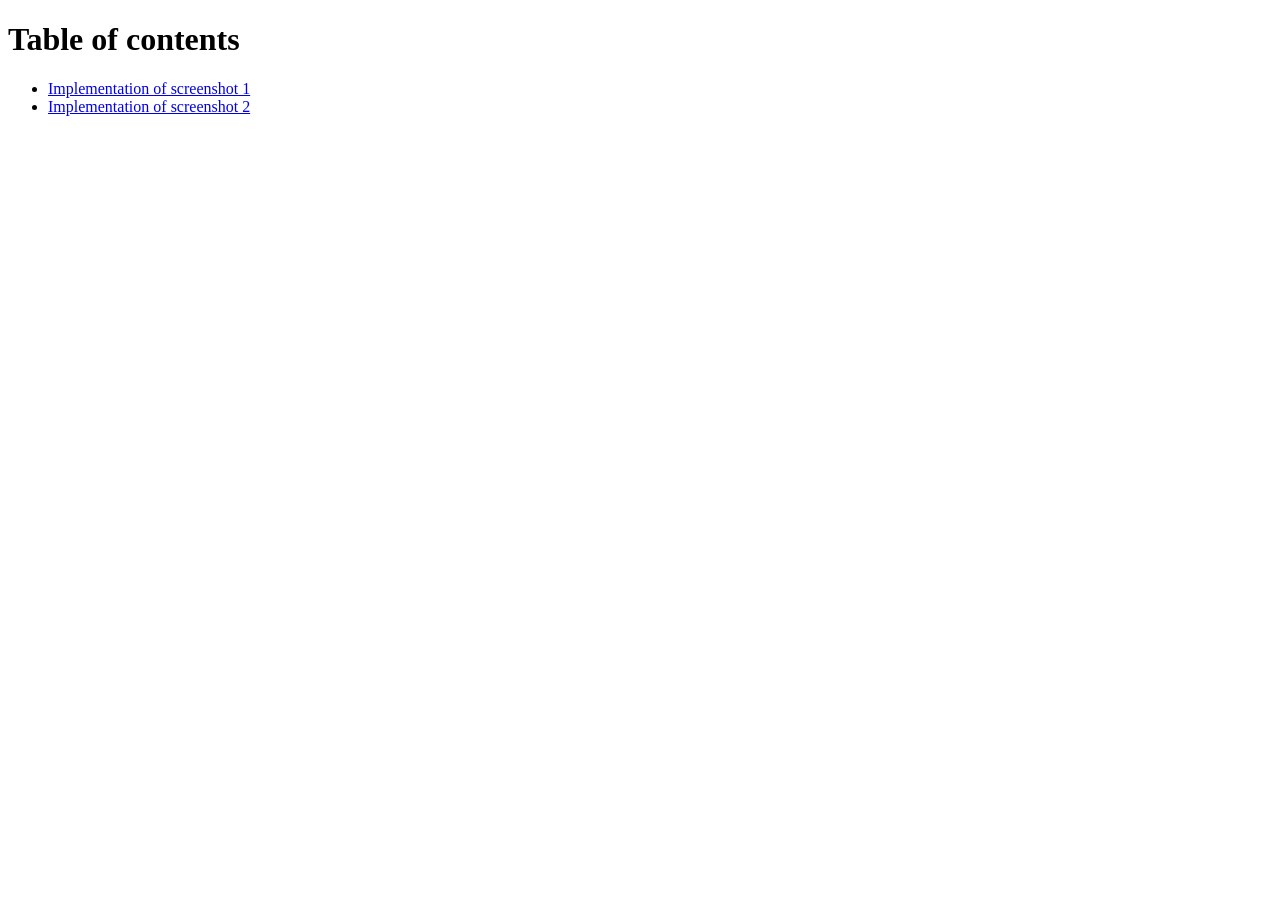
<file: index.html>
<!DOCTYPE html>
<html lang="en">
<head>
  <meta charset="UTF-8">
  <meta name="viewport" content="width=device-width, initial-scale=1.0">
  <title>Oblig 1</title>
</head>
<body>
  <h1>Table of contents</h1>
  <nav>
    <ul>
      <li><a href="./page-screenshot1.html">Implementation of screenshot 1</a></li>
      <li><a href="./page-screenshot2.html">Implementation of screenshot 2</a></li>
    </ul>
  </nav>
</body>
</html>
</file>
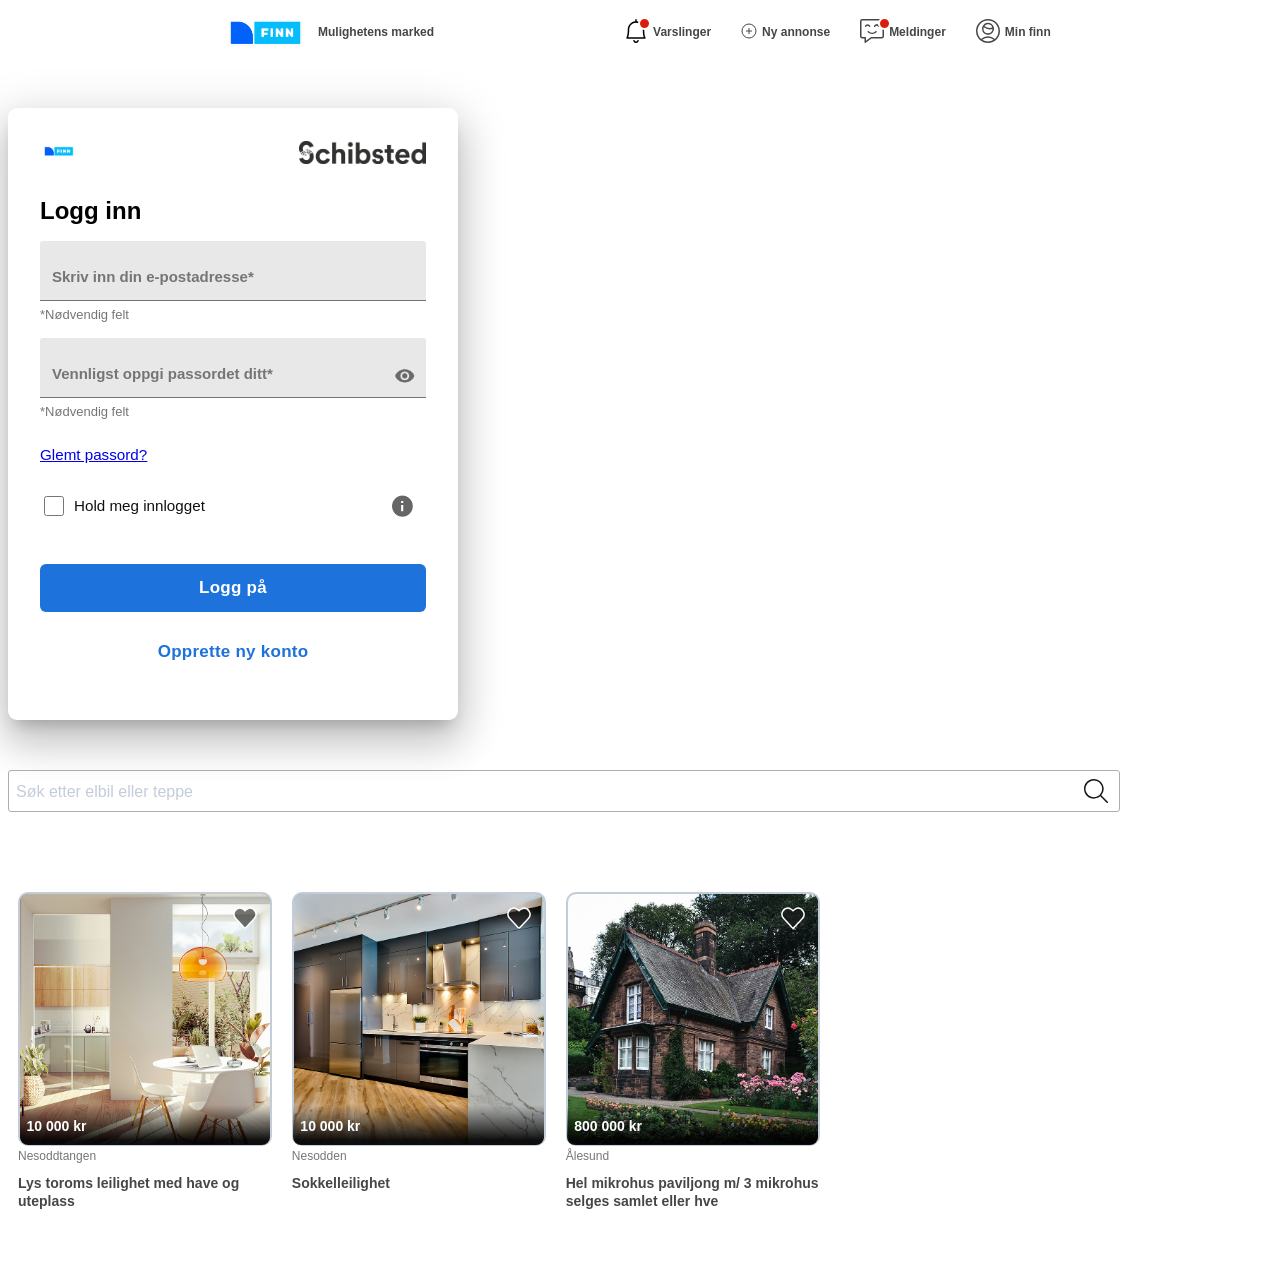
<file: demo.html>
<!DOCTYPE html>
<html lang="en">
  <head>
    <meta charset="UTF-8" />
    <meta name="viewport" content="width=device-width, initial-scale=1.0" />
    <link rel="stylesheet" href="assets/styles/common.css" />
    <title>Demo page</title>
  </head>
  <body class="body body--demo">
    <nav class="header__nav">
      <!--span for finn logo-->
      <a href="" class="header__nav-logo-link"
        ><span class="header__nav-logo">
          <img
            src="img/finnlogo.png"
            alt="finn.no logo"
            class="header__nav-logo-img"
          />
          Mulighetens marked
        </span></a
      >

      <!--list for header-menu options-->
      <ul class="header__nav-list">
        <li class="header__nav-item">
          <a href="" class="header__nav-item-link"
            ><span class="header__nav-item-icon">
              <!--svg and paths to create icon is gathered from https://www.fabric-ds.io/icons-->
              <svg
                xmlns="http://www.w3.org/2000/svg"
                class="header__nav-item-icon-svg"
              >
                <path
                  class="header__nav-item-icon-path"
                  d="M12 0a.75.75 0 01.75.75v1.534c4.24.391 7.5 4.06 7.5 8.335 0 3.532.37 5.546.716 6.651.172.55.335.867.437 1.032.05.081.086.125.1.14l.003.004A.75.75 0 0121 19.75H3a.75.75 0 01-.6-1.2v-.001l.028-.042c.028-.045.075-.125.135-.245.12-.241.29-.643.467-1.249.352-1.21.72-3.234.72-6.394 0-4.247 3.287-7.938 7.5-8.334V.75A.75.75 0 0112 0zm0 3.75c-3.703 0-6.75 3.166-6.75 6.869 0 3.275-.382 5.442-.78 6.813-.09.313-.183.584-.27.818h15.52a8.375 8.375 0 01-.186-.533c-.405-1.296-.784-3.472-.784-7.098 0-3.731-3.014-6.869-6.75-6.869zM9.789 21.03a.75.75 0 01.93.509c.165.559.7.96 1.284.96.582 0 1.118-.401 1.282-.96a.75.75 0 111.44.422A2.856 2.856 0 0112.002 24c-1.248 0-2.37-.84-2.722-2.038a.75.75 0 01.509-.93z"
                ></path>
              </svg>
              <span class="header__nav-item-notification"></span>
            </span>
            <span class="header__nav-item-text">Varslinger</span></a
          >
        </li>
        <li class="header__nav-item">
          <a href="" class="header__nav-item-link"
            ><span class="header__nav-item-icon">
              <!--svg and paths to create icon is gathered from https://www.fabric-ds.io/icons-->
              <svg
                xmlns="http://www.w3.org/2000/svg"
                class="header__nav-item-icon-svg header__nav-item-icon-svg--smaller"
                viewBox="0 0 16 16"
              >
                <path
                  class="header__nav-item-icon-path header__nav-item-icon-path--stroke"
                  d="M8 5v6M5 8h6M8 15A7 7 0 108 1a7 7 0 000 14z"
                ></path></svg
            ></span>
            <span class="header__nav-item-text">Ny annonse</span></a
          >
        </li>
        <li class="header__nav-item">
          <a href="" class="header__nav-item-link">
            <span class="header__nav-item-icon">
              <span
                class="header__nav-item-notification header__nav-item-notification--message"
              ></span>
              <!--svg and paths to create icon is gathered from https://www.fabric-ds.io/icons-->
              <svg
                class="header__nav-item-icon-svg"
                xmlns="http://www.w3.org/2000/svg"
              >
                <path
                  class="header__nav-item-icon-path header__nav-item-icon-path--message"
                  d="M1.72 1.72a.75.75 0 01.53-.22h19.5a.75.75 0 01.75.75v15a.75.75 0 01-.75.75h-10.5a.75.75 0 00-.45.15L6 21.75v-3a.75.75 0 00-.75-.75h-3a.75.75 0 01-.75-.75v-15a.75.75 0 01.22-.53zM2.25 0A2.25 2.25 0 000 2.25v15a2.25 2.25 0 002.25 2.25H4.5v3.75a.75.75 0 001.2.6l5.8-4.35h10.25A2.25 2.25 0 0024 17.25v-15A2.25 2.25 0 0021.75 0H2.25zm5.377 5.25a2.985 2.985 0 00-2.68 1.67.75.75 0 101.347.66 1.485 1.485 0 012.666 0 .75.75 0 101.346-.66 2.985 2.985 0 00-2.679-1.67zm7.416.452A2.985 2.985 0 0119.3 6.919a.75.75 0 01-1.346.662 1.485 1.485 0 00-2.666 0 .75.75 0 01-1.346-.662c.246-.5.627-.922 1.101-1.217zm-6.286 6.494a.75.75 0 10-1.01 1.108 6.497 6.497 0 008.754 0 .75.75 0 10-1.01-1.108 4.997 4.997 0 01-6.734 0z"
                ></path>
                <defs>
                  <clipPath>
                    <path
                      d="M0 0h24v24H0z"
                      class="header__nav-item-icon-path"
                    ></path>
                  </clipPath>
                </defs></svg
            ></span>
            <span class="header__nav-item-text">Meldinger</span></a
          >
        </li>
        <li class="header__nav-item">
          <a href="" class="header__nav-item-link"
            ><span class="header__nav-item-icon">
              <!--svg and paths to create icon is gathered from https://www.fabric-ds.io/icons-->
              <svg
                class="header__nav-item-icon-svg"
                xmlns="http://www.w3.org/2000/svg"
                viewBox="0 0 24 24"
              >
                <path
                  class="header__nav-item-icon-path header__nav-item-icon-path--circle-user"
                  d="M1.5 12C1.5 6.201 6.201 1.5 12 1.5S22.5 6.201 22.5 12c0 3.136-1.375 5.952-3.555 7.876a10.497 10.497 0 00-13.89 0A10.474 10.474 0 011.5 12zm3.133 9.473A11.948 11.948 0 0012 24c6.627 0 12-5.373 12-12S18.627 0 12 0 0 5.373 0 12a11.98 11.98 0 004.62 9.463l.013.01zm1.644-.668a8.998 8.998 0 0111.446 0A10.451 10.451 0 0112 22.5a10.45 10.45 0 01-5.723-1.695zM7.5 9.75c0-.494.08-.97.226-1.414A9.461 9.461 0 0013.75 10.5L7.726 8.336 13.75 10.5c.929 0 1.851-.136 2.737-.403A4.5 4.5 0 017.5 9.75zM13.75 9c.884 0 1.76-.146 2.593-.432A4.502 4.502 0 008.45 6.982 7.961 7.961 0 0013.75 9zM6 9.75a5.972 5.972 0 01.843-3.068A6 6 0 116 9.75z"
                ></path></svg
            ></span>
            <span class="header__nav-item-text">Min finn</span></a
          >
        </li>
      </ul>
    </nav>

    <div>
      <div class="login__card">
        <div class="login__header">
          <a href="https://www.finn.no/"
            ><img
              src="img/finnlogo.png"
              class="login__header-finnlogo"
              alt="finn-logo"
          /></a>
          <img
            src="img/Schibsted.png"
            class="login__header-schibstedlogo"
            alt="schibsted-logo"
          />
        </div>

        <form class="login__form">
          <h1 class="login__title">Logg inn</h1>

          <input
            type="text"
            id="username"
            placeholder="Skriv inn din e-postadresse*"
            class="login__form-input"
            required
          />
          <p class="login__form-paragraph">*Nødvendig felt</p>

          <input
            type="password"
            id="password"
            placeholder="Vennligst oppgi passordet ditt*"
            class="login__form-input login__form-input--password"
            required
          />
          <span class="login__password-eye"></span>
          <p class="login__form-paragraph">*Nødvendig felt</p>

          <div class="login__forgotten">
            <a
              href="https://payment.schibsted.no/authn/?client_sdrn=sdrn%3Aspid.no%3Aclient%3A5087dc1b421c7a0b79000000&nonce=3afa0685-bbb3-4c7e-bcd2-1db8f53f1c81&state=[base64]&client_id=5087dc1b421c7a0b79000000&one_step_login=true&teaser=login-v1&acr_values=password"
            >
              Glemt passord?
            </a>
          </div>

          <div class="login__remember">
            <div class="login__remember-block">
              <input type="checkbox" class="login__remember-checkbox" />
              <p class="login__remember-text">Hold meg innlogget</p>
            </div>
            <img
              class="login__remember-info"
              src="img/info.png"
              alt="info-icon"
            />
          </div>

          <button type="submit" class="login__button login__button--existing">
            Logg på
          </button>

          <button type="submit" class="login__button login__button--new">
            Opprette ny konto
          </button>
        </form>
      </div>
    </div>

    <div class="search__input-container">
      <label class="search__label" for="search_products_inpTxt">Søk</label>
      <!--For id's in input, i am using my own naming system "CSET": context, speficic, element type-->
      <input
        type="text"
        class="search__input"
        id="search_products_inpTxt"
        placeholder="Søk etter elbil eller teppe"
      />
      <button class="search__button">
        <!--Added due to accesability since button needs text-->
        <span class="search__button-text">Søk</span>
        <!--svg and paths to create icon is gathered from https://www.fabric-ds.io/icons-->
        <svg xmlns="http://www.w3.org/2000/svg" class="search__button-icon">
          <g
            clip-path="url(#bLDU9clip0_963_193)"
            class="search__button-icon-clip"
          >
            <path
              class="search__button-icon-svg"
              d="M2.162 13.064A8.313 8.313 0 1117.464 6.56a8.313 8.313 0 01-15.302 6.503zm14.041 4.199a9.81 9.81 0 01-2.552 1.58c-4.988 2.12-10.75-.205-12.87-5.193C-1.337 8.663.988 2.9 5.976.78c4.988-2.119 10.75.206 12.87 5.194a9.813 9.813 0 01-1.581 10.228l6.517 6.518a.75.75 0 01-1.061 1.06l-6.517-6.517z"
            ></path>
          </g>
        </svg>
      </button>
    </div>
    <div class="card__wrapper card__wrapper--demo">
      <article class="card">
        <button class="card__favorite-button">
          <!--svg and paths to create icon is gathered from https://www.fabric-ds.io/icons-->
          <svg
            class="card__heart-svg"
            xmlns="http://www.w3.org/2000/svg"
            viewBox="0 0 24 24"
          >
            <path
              class="card__heart-path"
              d="M11.97 22c.606 0 .948-.53 1.925-1.565 1.22-1.295 2.397-2.501 3.251-3.408 2.523-2.676 3.515-3.691 4.219-4.484 1.87-2.105 2.113-5.03.845-7.252C20.61 2.491 18.225 2 16.942 2s-2.2.492-3.82 1.757L12 4.808l-1.093-1.051C9.15 2.255 7.876 2 7.06 2c-.68 0-3.525 0-5.358 3.291-1.338 2.402-.639 5.36 1.065 7.252.305.34 1.563 1.657 3.745 4.029.878.955 2.122 2.269 3.037 3.266.518.565 1.815 2.162 2.421 2.162z"
            ></path>
          </svg>
        </button>
        <a href="" class="card__a-href">
          <div class="card__img-text">
            <img
              src="img/livingroom-image.jpg"
              alt="house image"
              class="card__img"
            />
            <div class="card__price-container">
              <span class="card__price">10 000 kr</span>
            </div>
          </div>
          <div class="card__location-wrapper">
            <span class="card__location-text">Nesoddtangen</span>
          </div>
          <h2 class="card__title">Lys toroms leilighet med have og uteplass</h2>
        </a>
      </article>
      <article class="card">
        <button class="card__favorite-button">
          <!--svg and paths to create icon is gathered from https://www.fabric-ds.io/icons-->
          <svg
            class="card__heart-svg"
            xmlns="http://www.w3.org/2000/svg"
            viewBox="0 0 24 24"
          >
            <path
              class="card__heart-path"
              d="M11.97 22c.606 0 .948-.53 1.925-1.565 1.22-1.295 2.397-2.501 3.251-3.408 2.523-2.676 3.515-3.691 4.219-4.484 1.87-2.105 2.113-5.03.845-7.252C20.61 2.491 18.225 2 16.942 2s-2.2.492-3.82 1.757L12 4.808l-1.093-1.051C9.15 2.255 7.876 2 7.06 2c-.68 0-3.525 0-5.358 3.291-1.338 2.402-.639 5.36 1.065 7.252.305.34 1.563 1.657 3.745 4.029.878.955 2.122 2.269 3.037 3.266.518.565 1.815 2.162 2.421 2.162z"
            ></path>
          </svg>
        </button>
        <a href="" class="card__a-href">
          <div class="card__img-text">
            <img
              src="img/kitchen-image.jpg"
              alt="kitchen image"
              class="card__img"
            />
            <div class="card__price-container">
              <span class="card__price">10 000 kr</span>
            </div>
          </div>
          <div class="card__location-wrapper">
            <span class="card__location-text">Nesodden</span>
          </div>
          <h2 class="card__title">Sokkelleilighet</h2>
        </a>
      </article>
      <article class="card">
        <button class="card__favorite-button">
          <!--svg and paths to create icon is gathered from https://www.fabric-ds.io/icons-->
          <svg
            class="card__heart-svg"
            xmlns="http://www.w3.org/2000/svg"
            viewBox="0 0 24 24"
          >
            <path
              class="card__heart-path"
              d="M11.97 22c.606 0 .948-.53 1.925-1.565 1.22-1.295 2.397-2.501 3.251-3.408 2.523-2.676 3.515-3.691 4.219-4.484 1.87-2.105 2.113-5.03.845-7.252C20.61 2.491 18.225 2 16.942 2s-2.2.492-3.82 1.757L12 4.808l-1.093-1.051C9.15 2.255 7.876 2 7.06 2c-.68 0-3.525 0-5.358 3.291-1.338 2.402-.639 5.36 1.065 7.252.305.34 1.563 1.657 3.745 4.029.878.955 2.122 2.269 3.037 3.266.518.565 1.815 2.162 2.421 2.162z"
            ></path>
          </svg>
        </button>
        <a href="" class="card__a-href">
          <div class="card__img-text">
            <img
              src="img/house-image.jpg"
              alt="livingroom image"
              class="card__img"
            />
            <div class="card__price-container">
              <span class="card__price">800 000 kr</span>
            </div>
          </div>
          <div class="card__location-wrapper">
            <span class="card__location-text">Ålesund</span>
          </div>
          <h2 class="card__title">
            Hel mikrohus paviljong m/ 3 mikrohus selges samlet eller hve
          </h2>
        </a>
      </article>
    </div>

    <!-- EDIT THIS PAGE TO SHOW HOW YOU USE ALL THE ELEMENTS IMPLEMENTED IN YOUR DESIGN SYSTEM  -->
  </body>
</html>
</file>
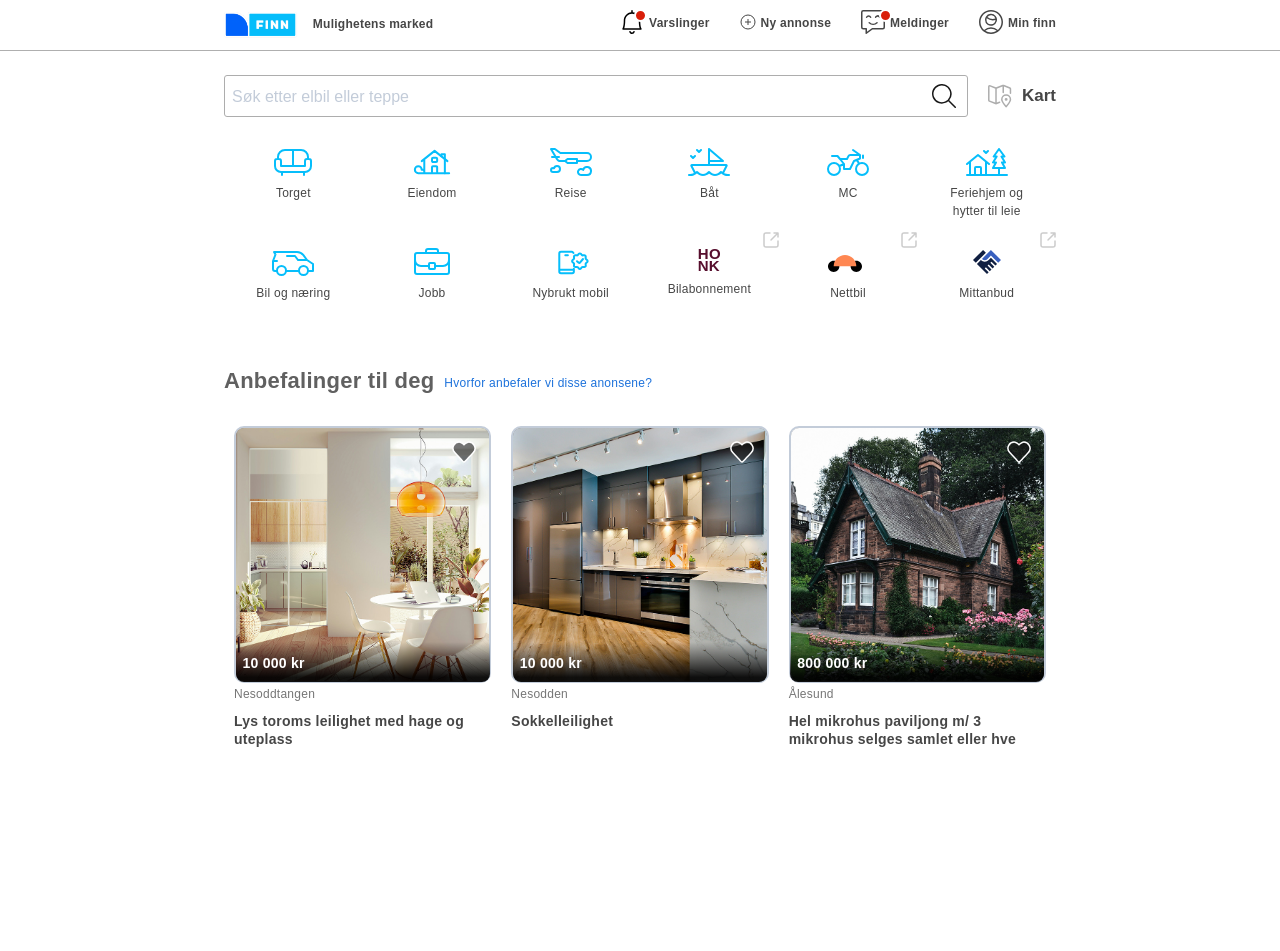
<file: page-screenshot1.html>
<!DOCTYPE html>
<html lang="en">
  <head>
    <meta charset="UTF-8" />
    <meta name="viewport" content="width=device-width, initial-scale=1.0" />
    <title>Screenshot 1 page</title>
    <link rel="stylesheet" href="assets/styles/style.css" />
    <link rel="stylesheet" href="assets/styles/common.css" />
  </head>
  <body class="body body--white">
    <!--header container-->
    <header class="header">
      <!--navigation parent-->
      <nav class="header__nav">
        <!--span for finn logo-->
        <a href="" class="header__nav-logo-link"
          ><span class="header__nav-logo">
            <img
              src="img/finnlogo.png"
              alt="finn.no logo"
              class="header__nav-logo-img"
            />
            Mulighetens marked
          </span></a
        >

        <!--list for header-menu options-->
        <ul class="header__nav-list">
          <li class="header__nav-item">
            <a href="" class="header__nav-item-link"
              ><span class="header__nav-item-icon">
                <!--svg and paths to create icon is gathered from https://www.fabric-ds.io/icons-->
                <svg
                  xmlns="http://www.w3.org/2000/svg"
                  class="header__nav-item-icon-svg"
                >
                  <path
                    class="header__nav-item-icon-path"
                    d="M12 0a.75.75 0 01.75.75v1.534c4.24.391 7.5 4.06 7.5 8.335 0 3.532.37 5.546.716 6.651.172.55.335.867.437 1.032.05.081.086.125.1.14l.003.004A.75.75 0 0121 19.75H3a.75.75 0 01-.6-1.2v-.001l.028-.042c.028-.045.075-.125.135-.245.12-.241.29-.643.467-1.249.352-1.21.72-3.234.72-6.394 0-4.247 3.287-7.938 7.5-8.334V.75A.75.75 0 0112 0zm0 3.75c-3.703 0-6.75 3.166-6.75 6.869 0 3.275-.382 5.442-.78 6.813-.09.313-.183.584-.27.818h15.52a8.375 8.375 0 01-.186-.533c-.405-1.296-.784-3.472-.784-7.098 0-3.731-3.014-6.869-6.75-6.869zM9.789 21.03a.75.75 0 01.93.509c.165.559.7.96 1.284.96.582 0 1.118-.401 1.282-.96a.75.75 0 111.44.422A2.856 2.856 0 0112.002 24c-1.248 0-2.37-.84-2.722-2.038a.75.75 0 01.509-.93z"
                  ></path>
                </svg>
                <span class="header__nav-item-notification"></span>
              </span>
              <span class="header__nav-item-text">Varslinger</span></a
            >
          </li>
          <li class="header__nav-item">
            <a href="" class="header__nav-item-link"
              ><span class="header__nav-item-icon">
                <!--svg and paths to create icon is gathered from https://www.fabric-ds.io/icons-->
                <svg
                  xmlns="http://www.w3.org/2000/svg"
                  class="header__nav-item-icon-svg header__nav-item-icon-svg--smaller"
                  viewBox="0 0 16 16"
                >
                  <path
                    class="header__nav-item-icon-path header__nav-item-icon-path--stroke"
                    d="M8 5v6M5 8h6M8 15A7 7 0 108 1a7 7 0 000 14z"
                  ></path></svg
              ></span>
              <span class="header__nav-item-text">Ny annonse</span></a
            >
          </li>
          <li class="header__nav-item">
            <a href="" class="header__nav-item-link">
              <span class="header__nav-item-icon">
                <span
                  class="header__nav-item-notification header__nav-item-notification--message"
                ></span>
                <!--svg and paths to create icon is gathered from https://www.fabric-ds.io/icons-->
                <svg
                  class="header__nav-item-icon-svg"
                  xmlns="http://www.w3.org/2000/svg"
                >
                  <path
                    class="header__nav-item-icon-path header__nav-item-icon-path--message"
                    d="M1.72 1.72a.75.75 0 01.53-.22h19.5a.75.75 0 01.75.75v15a.75.75 0 01-.75.75h-10.5a.75.75 0 00-.45.15L6 21.75v-3a.75.75 0 00-.75-.75h-3a.75.75 0 01-.75-.75v-15a.75.75 0 01.22-.53zM2.25 0A2.25 2.25 0 000 2.25v15a2.25 2.25 0 002.25 2.25H4.5v3.75a.75.75 0 001.2.6l5.8-4.35h10.25A2.25 2.25 0 0024 17.25v-15A2.25 2.25 0 0021.75 0H2.25zm5.377 5.25a2.985 2.985 0 00-2.68 1.67.75.75 0 101.347.66 1.485 1.485 0 012.666 0 .75.75 0 101.346-.66 2.985 2.985 0 00-2.679-1.67zm7.416.452A2.985 2.985 0 0119.3 6.919a.75.75 0 01-1.346.662 1.485 1.485 0 00-2.666 0 .75.75 0 01-1.346-.662c.246-.5.627-.922 1.101-1.217zm-6.286 6.494a.75.75 0 10-1.01 1.108 6.497 6.497 0 008.754 0 .75.75 0 10-1.01-1.108 4.997 4.997 0 01-6.734 0z"
                  ></path>
                  <defs>
                    <clipPath>
                      <path
                        d="M0 0h24v24H0z"
                        class="header__nav-item-icon-path"
                      ></path>
                    </clipPath>
                  </defs></svg
              ></span>
              <span class="header__nav-item-text">Meldinger</span></a
            >
          </li>
          <li class="header__nav-item">
            <a href="" class="header__nav-item-link"
              ><span class="header__nav-item-icon">
                <!--svg and paths to create icon is gathered from https://www.fabric-ds.io/icons-->
                <svg
                  class="header__nav-item-icon-svg"
                  xmlns="http://www.w3.org/2000/svg"
                  viewBox="0 0 24 24"
                >
                  <path
                    class="header__nav-item-icon-path header__nav-item-icon-path--circle-user"
                    d="M1.5 12C1.5 6.201 6.201 1.5 12 1.5S22.5 6.201 22.5 12c0 3.136-1.375 5.952-3.555 7.876a10.497 10.497 0 00-13.89 0A10.474 10.474 0 011.5 12zm3.133 9.473A11.948 11.948 0 0012 24c6.627 0 12-5.373 12-12S18.627 0 12 0 0 5.373 0 12a11.98 11.98 0 004.62 9.463l.013.01zm1.644-.668a8.998 8.998 0 0111.446 0A10.451 10.451 0 0112 22.5a10.45 10.45 0 01-5.723-1.695zM7.5 9.75c0-.494.08-.97.226-1.414A9.461 9.461 0 0013.75 10.5L7.726 8.336 13.75 10.5c.929 0 1.851-.136 2.737-.403A4.5 4.5 0 017.5 9.75zM13.75 9c.884 0 1.76-.146 2.593-.432A4.502 4.502 0 008.45 6.982 7.961 7.961 0 0013.75 9zM6 9.75a5.972 5.972 0 01.843-3.068A6 6 0 116 9.75z"
                  ></path></svg
              ></span>
              <span class="header__nav-item-text">Min finn</span></a
            >
          </li>
        </ul>
      </nav>
    </header>
    <main class="main main--start">
      <div class="search__wrapper">
        <div class="search__input-container">
          <label class="search__label" for="search_products_inpTxt">Søk</label>
          <!--For id's in input, i am using my own naming system "CSET": context, speficic, element type-->
          <input
            type="text"
            class="search__input"
            id="search_products_inpTxt"
            placeholder="Søk etter elbil eller teppe"
          />
          <button class="search__button">
            <!--Added due to accesability since button needs text-->
            <span class="search__button-text">Søk</span>
            <!--svg and paths to create icon is gathered from https://www.fabric-ds.io/icons-->
            <svg xmlns="http://www.w3.org/2000/svg" class="search__button-icon">
              <g
                clip-path="url(#bLDU9clip0_963_193)"
                class="search__button-icon-clip"
              >
                <path
                  class="search__button-icon-svg"
                  d="M2.162 13.064A8.313 8.313 0 1117.464 6.56a8.313 8.313 0 01-15.302 6.503zm14.041 4.199a9.81 9.81 0 01-2.552 1.58c-4.988 2.12-10.75-.205-12.87-5.193C-1.337 8.663.988 2.9 5.976.78c4.988-2.119 10.75.206 12.87 5.194a9.813 9.813 0 01-1.581 10.228l6.517 6.518a.75.75 0 01-1.061 1.06l-6.517-6.517z"
                ></path>
              </g>
            </svg>
          </button>
        </div>
        <button class="search__map-button">
          <!--svg and paths to create icon is gathered from https://www.fabric-ds.io/icons-->
          <svg
            xmlns="http://www.w3.org/2000/svg"
            class="search__map-button-svg"
          >
            <path
              class="search__map-button-path"
              d="M21.551 4.647L15.986 2.42v6.114a.75.75 0 11-1.5 0V2.421L8.764 4.71v13.912l2.582-1.033a.75.75 0 01.557 1.393l-3.24 1.296a1.75 1.75 0 01-1.3 0l-6.221-2.49a1.75 1.75 0 01-1.1-1.624V2.79a1.75 1.75 0 012.4-1.625L7.92 3.357a.25.25 0 00.186 0L14.586.765a1.75 1.75 0 011.3 0l6.222 2.49c.665.265 1.1.908 1.1 1.624v4.379a.75.75 0 01-1.5 0V4.879a.25.25 0 00-.157-.232zM7.264 4.71l-5.38-2.152a.25.25 0 00-.342.232v13.374a.25.25 0 00.157.232l5.565 2.226V4.71zm10.86 7.103a3.583 3.583 0 00-3.582 3.583c0 .42.191 1.042.568 1.807.365.743.863 1.537 1.378 2.272a26.001 26.001 0 001.637 2.098 25.974 25.974 0 001.637-2.099c.515-.734 1.012-1.528 1.378-2.27.377-.766.568-1.388.568-1.808a3.583 3.583 0 00-3.583-3.583zm-5.082 3.583a5.083 5.083 0 0110.166 0c0 .777-.322 1.656-.722 2.47-.412.836-.955 1.698-1.495 2.47-.542.773-1.09 1.47-1.522 1.977a12.44 12.44 0 01-.557.618 3.353 3.353 0 01-.217.206c-.033.027-.08.065-.134.1a.783.783 0 01-.872 0 1.273 1.273 0 01-.134-.1 3.327 3.327 0 01-.217-.206 12.44 12.44 0 01-.557-.618 27.474 27.474 0 01-1.522-1.978c-.54-.771-1.084-1.633-1.495-2.47-.4-.813-.723-1.692-.723-2.469zm6.527 0a1.444 1.444 0 11-2.889 0 1.444 1.444 0 012.89 0z"
            ></path>
          </svg>
          <span class="search__map-button-text">Kart</span>
        </button>
      </div>
      <nav class="categories__nav">
        <ul class="categories__list">
          <li class="categories__item">
            <a href="" class="categories__link">
              <!--svg and paths to create icon is gathered from https://www.fabric-ds.io/icons-->
              <svg
                xmlns="http://www.w3.org/2000/svg"
                class="categories__link-svg"
              >
                <path
                  class="categories__link-path"
                  d="M6 11V9a7 7 0 017-7h8m15 9V9a7 7 0 00-7-7h-8m15 9h-1a2 2 0 00-2 2v5H21m15-7h1a2 2 0 012 2v5a6 6 0 01-6 6h-1m0 0H10m22 0v3m-22-3H9a6 6 0 01-6-6v-5a2 2 0 012-2h2a2 2 0 012 2v5h12m-11 6v3m11-9V2"
                ></path>
              </svg>
              <span class="categories__link-text">Torget</span>
            </a>
          </li>
          <li class="categories__item">
            <a href="" class="categories__link">
              <!--svg and paths to create icon is gathered from https://www.fabric-ds.io/icons-->
              <svg
                xmlns="http://www.w3.org/2000/svg"
                class="categories__link-svg"
              >
                <path
                  class="categories__link-path"
                  d="M10.714 13.143 23.571 2.857 36.43 13.143m-23.144 12V11.086m0 12.342c0-.946-.768-1.714-1.715-1.714h-.857a3.429 3.429 0 1 0-3.429 3.429h30.858"
                ></path>
                <path
                  class="categories__link-path"
                  d="M33.857 25.143V6.286H30.43v2.057m-4.287 15.943v-5.143a.857.857 0 0 0-.857-.857h-3.429a.857.857 0 0 0-.857.857v5.143m0-11.357v-2.143c0-.592.493-1.072 1.102-1.072h2.939c.608 0 1.102.48 1.102 1.072v2.143c0 .591-.494 1.071-1.102 1.071h-2.939C21.493 14 21 13.52 21 12.93Z"
                ></path>
              </svg>
              <span class="categories__link-text">Eiendom</span>
            </a>
          </li>
          <li class="categories__item">
            <a href="" class="categories__link">
              <!--svg and paths to create icon is gathered from https://www.fabric-ds.io/icons-->
              <svg
                xmlns="http://www.w3.org/2000/svg"
                class="categories__link-svg"
              >
                <path
                  class="categories__link-path"
                  d="M15.5 13h-5.142a3.844 3.844 0 01-1.97-.483 4.057 4.057 0 01-1.49-1.431L1 1h3.899l5.459 4H37a4 4 0 010 8H27M9 9H2m13 4l2.571-2H27v4h-9.429L15 13zm16 14a3 3 0 112.152-5.09A3.999 3.999 0 1137 27h-6zM7 18a2.999 2.999 0 00-2.933 2.356A1.943 1.943 0 003 20a2 2 0 100 4h4a3 3 0 000-6z"
                ></path>
              </svg>
              <span class="categories__link-text">Reise</span>
            </a>
          </li>
          <li class="categories__item">
            <a href="" class="categories__link">
              <!--svg and paths to create icon is gathered from https://www.fabric-ds.io/icons-->
              <svg
                xmlns="http://www.w3.org/2000/svg"
                class="categories__link-svg"
              >
                <path
                  class="categories__link-path"
                  d="M35 25l3.638-7.276a.5.5 0 00-.447-.724H3.809a.5.5 0 00-.447.724L7 25m-6 1.919a8.999 8.999 0 004.302-.47A9.682 9.682 0 009 24a8.157 8.157 0 002.717 2.156A7.495 7.495 0 0015 26.92c1.131 0 2.25-.26 3.283-.763A8.157 8.157 0 0021 24a8.157 8.157 0 002.717 2.156A7.495 7.495 0 0027 26.92c1.131 0 2.25-.26 3.283-.763A8.157 8.157 0 0033 24a9.682 9.682 0 003.698 2.45 8.999 8.999 0 004.302.469M13 2l-2 2-2-2M7 8l-2 2-2-2m18 9v-4m0 0h14L21 1v12z"
                ></path>
              </svg>
              <span class="categories__link-text">Båt</span>
            </a>
          </li>
          <li class="categories__item">
            <a href="" class="categories__link">
              <!--svg and paths to create icon is gathered from https://www.fabric-ds.io/icons-->
              <svg
                xmlns="http://www.w3.org/2000/svg"
                class="categories__link-svg"
              >
                <path
                  class="categories__link-path"
                  d="M36 7.5V10M5 8h5.5l2.5 3m4 5v5h6l4-8 6-2.5V7m-16 9l-4-5m4 5l-4.5 2m.5-7h7l1.447-2.894A2 2 0 0123.237 7H33m0 0l-7-5m6 13.5L30 12m11 9a6 6 0 11-12 0 6 6 0 0112 0zm-28 0a6 6 0 11-12 0 6 6 0 0112 0z"
                ></path>
              </svg>
              <span class="categories__link-text">MC</span>
            </a>
          </li>
          <li class="categories__item">
            <a href="" class="categories__link">
              <!--svg and paths to create icon is gathered from https://www.fabric-ds.io/icons-->
              <svg
                xmlns="http://www.w3.org/2000/svg"
                class="categories__link-svg"
              >
                <path
                  class="categories__link-path"
                  d="M22 3l-2 2-2-2M1 27h40M4 14v13m16-13v13m-5 0v-7a1 1 0 00-1-1h-4a1 1 0 00-1 1v7M1 16l11-9 11 9m10 4h6l-3-5.5h3l-3.5-6h3L33 1l-5.3 7.5h3l-3.7 6h3L27 20h6zm0 0v7"
                ></path>
              </svg>
              <span
                class="categories__link-text categories__link-text--word-break"
                >Feriehjem og hytter til leie</span
              >
            </a>
          </li>
          <li class="categories__item">
            <a href="" class="categories__link">
              <!--svg and paths to create icon is gathered from https://www.fabric-ds.io/icons-->
              <svg
                xmlns="http://www.w3.org/2000/svg"
                class="categories__link-svg"
              >
                <path
                  class="categories__link-path categories__link-path--with-fill"
                  d="M31.4 7.2l-.8.6.8-.6zM41 16h1v-.535l-.445-.297L41 16zm0 7v1a1 1 0 001-1h-1zM5 24a1 1 0 100-2v2zm31-2a1 1 0 100 2v-2zM2 4V3a1 1 0 00-.857 1.514L2 4zm24 8l-.8.6.3.4h.5v-1zM3.5 6.5l.933.359a1 1 0 00-.076-.873L3.5 6.5zM1 13l-.933-.359A1 1 0 000 13h1zm22-5l.8-.6A1 1 0 0023 7v1zm-8-1a1 1 0 100 2V7zM5 14a1 1 0 100-2v2zm25.6-6.2l3.6 4.8 1.6-1.2-3.6-4.8-1.6 1.2zM40 16v7h2v-7h-2zM3 24h2v-2H3v2zm32-13h-9v2h9v-2zm6.555 4.168l-6-4-1.11 1.664 6 4 1.11-1.664zM1.143 4.515l1.5 2.5 1.714-1.03-1.5-2.5-1.714 1.03zM2.567 6.14l-2.5 6.5 1.866.718 2.5-6.5-1.866-.718zM26.8 11.4l-3-4-1.6 1.2 3 4 1.6-1.2zM23 7h-8v2h8V7zM1 14h4v-2H1v2zm-1 7a3 3 0 003 3v-2a1 1 0 01-1-1H0zM32.2 6.6A9 9 0 0025 3v2a7 7 0 015.6 2.8l1.6-1.2zM35 22.5a3.5 3.5 0 01-3.5 3.5v2a5.5 5.5 0 005.5-5.5h-2zM31.5 26a3.5 3.5 0 01-3.5-3.5h-2a5.5 5.5 0 005.5 5.5v-2zM28 22.5a3.5 3.5 0 013.5-3.5v-2a5.5 5.5 0 00-5.5 5.5h2zm3.5-3.5a3.5 3.5 0 013.5 3.5h2a5.5 5.5 0 00-5.5-5.5v2zM13 22.5A3.5 3.5 0 019.5 26v2a5.5 5.5 0 005.5-5.5h-2zM9.5 26A3.5 3.5 0 016 22.5H4A5.5 5.5 0 009.5 28v-2zM6 22.5A3.5 3.5 0 019.5 19v-2A5.5 5.5 0 004 22.5h2zM9.5 19a3.5 3.5 0 013.5 3.5h2A5.5 5.5 0 009.5 17v2zM28 22H14v2h14v-2zM0 13v8h2v-8H0zm41 9h-5v2h5v-2zM25 3H2v2h23V3z"
                ></path>
              </svg>
              <span class="categories__link-text">Bil og næring</span>
            </a>
          </li>
          <li class="categories__item">
            <a href="" class="categories__link">
              <!--svg and paths to create icon is gathered from https://www.fabric-ds.io/icons-->
              <svg
                xmlns="http://www.w3.org/2000/svg"
                class="categories__link-svg"
              >
                <path
                  class="categories__link-path categories__link-path--with-fill"
                  d="M39 12a1 1 0 10-2 0h2zM5 12a1 1 0 10-2 0h2zm1-6h9V4H6v2zm10-1V3h-2v2h2zm1-3h8V0h-8v2zm-2 4h12V4H15v2zm12 0h9V4h-9v2zm-1-3v2h2V3h-2zm-1-1a1 1 0 011 1h2a3 3 0 00-3-3v2zM3 24a3 3 0 003 3v-2a1 1 0 01-1-1H3zm34 0a1 1 0 01-1 1v2a3 3 0 003-3h-2zM36 6a1 1 0 011 1h2a3 3 0 00-3-3v2zM16 3a1 1 0 011-1V0a3 3 0 00-3 3h2zM6 4a3 3 0 00-3 3h2a1 1 0 011-1V4zm26 15a7 7 0 007-7h-2a5 5 0 01-5 5v2zm-22-2a5 5 0 01-5-5H3a7 7 0 007 7v-2zm9 5h4v-2h-4v2zm4-8h-4v2h4v-2zm0 2h2a2 2 0 00-2-2v2zm0 6a2 2 0 002-2h-2v2zm-4-2h-2a2 2 0 002 2v-2zm0-6a2 2 0 00-2 2h2v-2zM5 24V7H3v17h2zM37 7v17h2V7h-2zm-1 18H6v2h30v-2zm-13-6h9v-2h-9v2zm-13 0h9v-2h-9v2zm15 1v-4h-2v4h2zm-8-4v4h2v-4h-2z"
                ></path>
              </svg>
              <span class="categories__link-text">Jobb</span>
            </a>
          </li>
          <li class="categories__item">
            <a href="" class="categories__link">
              <!--svg and paths to create icon is gathered from https://www.fabric-ds.io/icons-->
              <svg
                xmlns="http://www.w3.org/2000/svg"
                class="categories__link-svg"
              >
                <g class="categories__link-path">
                  <path
                    d="m23.428 5-.348-.522a1.71 1.71 0 0 0-1.426-.764H11c-.947 0-1.714.768-1.714 1.715v18c0 .946.767 1.714 1.714 1.714h11.143c.947 0 1.714-.768 1.714-1.714v-2.572"
                  ></path>
                  <path d="M10.143 21.714H23"></path>
                  <path d="M15.286 7.143h2.571"></path>
                  <path
                    d="M28.737 5.932a1.45 1.45 0 0 1 2.24 0l.75.912c.308.373.78.569 1.261.522l1.176-.114a1.45 1.45 0 0 1 1.584 1.584l-.114 1.176c-.047.48.149.953.522 1.26l.912.75a1.45 1.45 0 0 1 0 2.24l-.912.751a1.45 1.45 0 0 0-.522 1.26l.114 1.176a1.45 1.45 0 0 1-1.584 1.584l-1.176-.114a1.45 1.45 0 0 0-1.26.522l-.75.912a1.45 1.45 0 0 1-2.24 0l-.751-.912a1.45 1.45 0 0 0-1.26-.522l-1.176.114a1.45 1.45 0 0 1-1.584-1.584l.114-1.175a1.45 1.45 0 0 0-.522-1.26l-.912-.751a1.45 1.45 0 0 1 0-2.24l.912-.75c.373-.308.569-.78.522-1.261l-.114-1.176a1.45 1.45 0 0 1 1.584-1.584l1.175.114a1.45 1.45 0 0 0 1.26-.522z"
                  ></path>
                </g>
                <path
                  class="categories__link-path"
                  d="m27 13.192 1.732 1.582a.855.855 0 0 0 1.244-.091L33 11"
                ></path>
              </svg>
              <span class="categories__link-text">Nybrukt mobil</span>
            </a>
          </li>
          <li class="categories__item">
            <a href="" class="categories__link">
              <!--svg and paths to create icon is gathered from https://www.fabric-ds.io/icons-->
              <svg
                xmlns="http://www.w3.org/2000/svg"
                class="categories__link-external-svg"
              >
                <path
                  class="categories__link-external-path"
                  d="M15.75 1A.75.75 0 0015 .25h-4a.75.75 0 000 1.5h2.19L7.47 7.47a.75.75 0 001.06 1.06l5.72-5.72V5a.75.75 0 001.5 0V1zM3 .25A2.75 2.75 0 00.25 3v10A2.75 2.75 0 003 15.75h10A2.75 2.75 0 0015.75 13V9a.75.75 0 00-1.5 0v4c0 .69-.56 1.25-1.25 1.25H3c-.69 0-1.25-.56-1.25-1.25V3c0-.69.56-1.25 1.25-1.25h4a.75.75 0 100-1.5H3z"
                ></path>
              </svg>
              <span class="categories__link-icon-text">
                <span class="categories__link-text-span">HO</span>
                <span
                  class="categories__link-text-span categories__link-text-span--less-margin"
                  >NK</span
                >
              </span>
              <span class="categories__link-text">Bilabonnement</span>
            </a>
          </li>
          <li class="categories__item">
            <a href="" class="categories__link">
              <!--svg and paths to create icon is gathered from https://www.fabric-ds.io/icons-->
              <svg
                xmlns="http://www.w3.org/2000/svg"
                class="categories__link-external-svg"
              >
                <path
                  class="categories__link-external-path"
                  d="M15.75 1A.75.75 0 0015 .25h-4a.75.75 0 000 1.5h2.19L7.47 7.47a.75.75 0 001.06 1.06l5.72-5.72V5a.75.75 0 001.5 0V1zM3 .25A2.75 2.75 0 00.25 3v10A2.75 2.75 0 003 15.75h10A2.75 2.75 0 0015.75 13V9a.75.75 0 00-1.5 0v4c0 .69-.56 1.25-1.25 1.25H3c-.69 0-1.25-.56-1.25-1.25V3c0-.69.56-1.25 1.25-1.25h4a.75.75 0 100-1.5H3z"
                ></path>
              </svg>
              <!--svg and paths to create icon is gathered from https://www.finn.no
                (had issues with the one from fabric-ds.io/icons)-->
              <svg
                class="categories__link-svg-nettbil"
                xmlns="http://www.w3.org/2000/svg"
              >
                <path
                  d="M9.698 24c3.148 0 5.699-2.537 5.699-5.667s-2.551-5.666-5.699-5.666C6.551 12.666 4 15.203 4 18.332 4 21.463 6.551 24 9.698 24m22.604 0c3.148 0 5.699-2.537 5.699-5.667s-2.551-5.666-5.699-5.666-5.698 2.537-5.698 5.666S29.155 24 32.302 24"
                ></path>
                <path
                  class="categories__link-path-nettbil"
                  d="M32.302 18.24H9.698C9.698 12.031 14.758 7 21 7s11.302 5.032 11.302 11.24"
                ></path>
              </svg>
              <span class="categories__link-text">Nettbil</span>
            </a>
          </li>
          <li class="categories__item">
            <a href="" class="categories__link">
              <!--svg and paths to create icon is gathered from https://www.fabric-ds.io/icons-->
              <svg
                xmlns="http://www.w3.org/2000/svg"
                class="categories__link-external-svg"
              >
                <path
                  class="categories__link-external-path"
                  d="M15.75 1A.75.75 0 0015 .25h-4a.75.75 0 000 1.5h2.19L7.47 7.47a.75.75 0 001.06 1.06l5.72-5.72V5a.75.75 0 001.5 0V1zM3 .25A2.75 2.75 0 00.25 3v10A2.75 2.75 0 003 15.75h10A2.75 2.75 0 0015.75 13V9a.75.75 0 00-1.5 0v4c0 .69-.56 1.25-1.25 1.25H3c-.69 0-1.25-.56-1.25-1.25V3c0-.69.56-1.25 1.25-1.25h4a.75.75 0 100-1.5H3z"
                ></path>
              </svg>
              <!--svg and paths to create icon is gathered from https://www.finn.no
                (had issues with the one from fabric-ds.io/icons)-->
              <svg
                xmlns="http://www.w3.org/2000/svg"
                class="categories__link-svg categories__link-svg--opacity"
              >
                <path
                  class="categories__item-icon--wrist"
                  d="M17.08 1.961 7.002 12.007l2.8 2.791 10.08-10.046-2.8-2.79Z"
                ></path>
                <path
                  class="categories__item-icon--right-hand"
                  d="M15.96 10.89a3.967 3.967 0 0 0 5.6 0l3.36-3.348 7.28 7.256 2.8-2.79L24.92 1.96z"
                ></path>
                <path
                  class="categories__item-icon--left-hand"
                  d="M22.68 12.007a5.553 5.553 0 0 1-7.839 0l-3.92 3.907 10.08 10.047 1.68-1.675-3.92-3.907 1.12-1.116 3.92 3.907 1.68-1.675-3.92-3.906 1.12-1.117 3.92 3.907 1.68-1.674-3.92-3.907 1.12-1.116 3.92 3.907 1.68-1.675-6.16-6.14z"
                ></path>
              </svg>
              <span class="categories__link-text">Mittanbud</span>
            </a>
          </li>
        </ul>
      </nav>
      <div class="headline__wrapper">
        <h1 class="headline__h1">Anbefalinger til deg</h1>
        <a href="" class="headline__link"
          >Hvorfor anbefaler vi disse anonsene?</a
        >
      </div>
      <div class="card__wrapper">
        <article class="card">
          <button class="card__favorite-button">
            <!--svg and paths to create icon is gathered from https://www.fabric-ds.io/icons-->
            <svg
              class="card__heart-svg"
              xmlns="http://www.w3.org/2000/svg"
              viewBox="0 0 24 24"
            >
              <path
                class="card__heart-path"
                d="M11.97 22c.606 0 .948-.53 1.925-1.565 1.22-1.295 2.397-2.501 3.251-3.408 2.523-2.676 3.515-3.691 4.219-4.484 1.87-2.105 2.113-5.03.845-7.252C20.61 2.491 18.225 2 16.942 2s-2.2.492-3.82 1.757L12 4.808l-1.093-1.051C9.15 2.255 7.876 2 7.06 2c-.68 0-3.525 0-5.358 3.291-1.338 2.402-.639 5.36 1.065 7.252.305.34 1.563 1.657 3.745 4.029.878.955 2.122 2.269 3.037 3.266.518.565 1.815 2.162 2.421 2.162z"
              ></path>
            </svg>
          </button>
          <a href="" class="card__a-href">
            <div class="card__img-text">
              <img
                src="img/livingroom-image.jpg"
                alt="house image"
                class="card__img"
              />
              <div class="card__price-container">
                <span class="card__price">10 000 kr</span>
              </div>
            </div>
            <div class="card__location-wrapper">
              <span class="card__location-text">Nesoddtangen</span>
            </div>
            <h2 class="card__title">
              Lys toroms leilighet med hage og uteplass
            </h2>
          </a>
        </article>
        <article class="card">
          <button class="card__favorite-button">
            <!--svg and paths to create icon is gathered from https://www.fabric-ds.io/icons-->
            <svg
              class="card__heart-svg"
              xmlns="http://www.w3.org/2000/svg"
              viewBox="0 0 24 24"
            >
              <path
                class="card__heart-path"
                d="M11.97 22c.606 0 .948-.53 1.925-1.565 1.22-1.295 2.397-2.501 3.251-3.408 2.523-2.676 3.515-3.691 4.219-4.484 1.87-2.105 2.113-5.03.845-7.252C20.61 2.491 18.225 2 16.942 2s-2.2.492-3.82 1.757L12 4.808l-1.093-1.051C9.15 2.255 7.876 2 7.06 2c-.68 0-3.525 0-5.358 3.291-1.338 2.402-.639 5.36 1.065 7.252.305.34 1.563 1.657 3.745 4.029.878.955 2.122 2.269 3.037 3.266.518.565 1.815 2.162 2.421 2.162z"
              ></path>
            </svg>
          </button>
          <a href="" class="card__a-href">
            <div class="card__img-text">
              <img
                src="img/kitchen-image.jpg"
                alt="kitchen image"
                class="card__img"
              />
              <div class="card__price-container">
                <span class="card__price">10 000 kr</span>
              </div>
            </div>
            <div class="card__location-wrapper">
              <span class="card__location-text">Nesodden</span>
            </div>
            <h2 class="card__title">Sokkelleilighet</h2>
          </a>
        </article>
        <article class="card">
          <button class="card__favorite-button">
            <!--svg and paths to create icon is gathered from https://www.fabric-ds.io/icons-->
            <svg
              class="card__heart-svg"
              xmlns="http://www.w3.org/2000/svg"
              viewBox="0 0 24 24"
            >
              <path
                class="card__heart-path"
                d="M11.97 22c.606 0 .948-.53 1.925-1.565 1.22-1.295 2.397-2.501 3.251-3.408 2.523-2.676 3.515-3.691 4.219-4.484 1.87-2.105 2.113-5.03.845-7.252C20.61 2.491 18.225 2 16.942 2s-2.2.492-3.82 1.757L12 4.808l-1.093-1.051C9.15 2.255 7.876 2 7.06 2c-.68 0-3.525 0-5.358 3.291-1.338 2.402-.639 5.36 1.065 7.252.305.34 1.563 1.657 3.745 4.029.878.955 2.122 2.269 3.037 3.266.518.565 1.815 2.162 2.421 2.162z"
              ></path>
            </svg>
          </button>
          <a href="" class="card__a-href">
            <div class="card__img-text">
              <img
                src="img/house-image.jpg"
                alt="livingroom image"
                class="card__img"
              />
              <div class="card__price-container">
                <span class="card__price">800 000 kr</span>
              </div>
            </div>
            <div class="card__location-wrapper">
              <span class="card__location-text">Ålesund</span>
            </div>
            <h2 class="card__title">
              Hel mikrohus paviljong m/ 3 mikrohus selges samlet eller hve
            </h2>
          </a>
        </article>
      </div>
    </main>
  </body>
</html>
<!--svg and paths used to create icons have been collected from either 
  https://www.fabric-ds.io/icons or https://www.finn.no/, but I have 
  stripped away styling and re-created it in css instead. Did not
   however remove "viewbox" as removing it caused issues -->
</file>
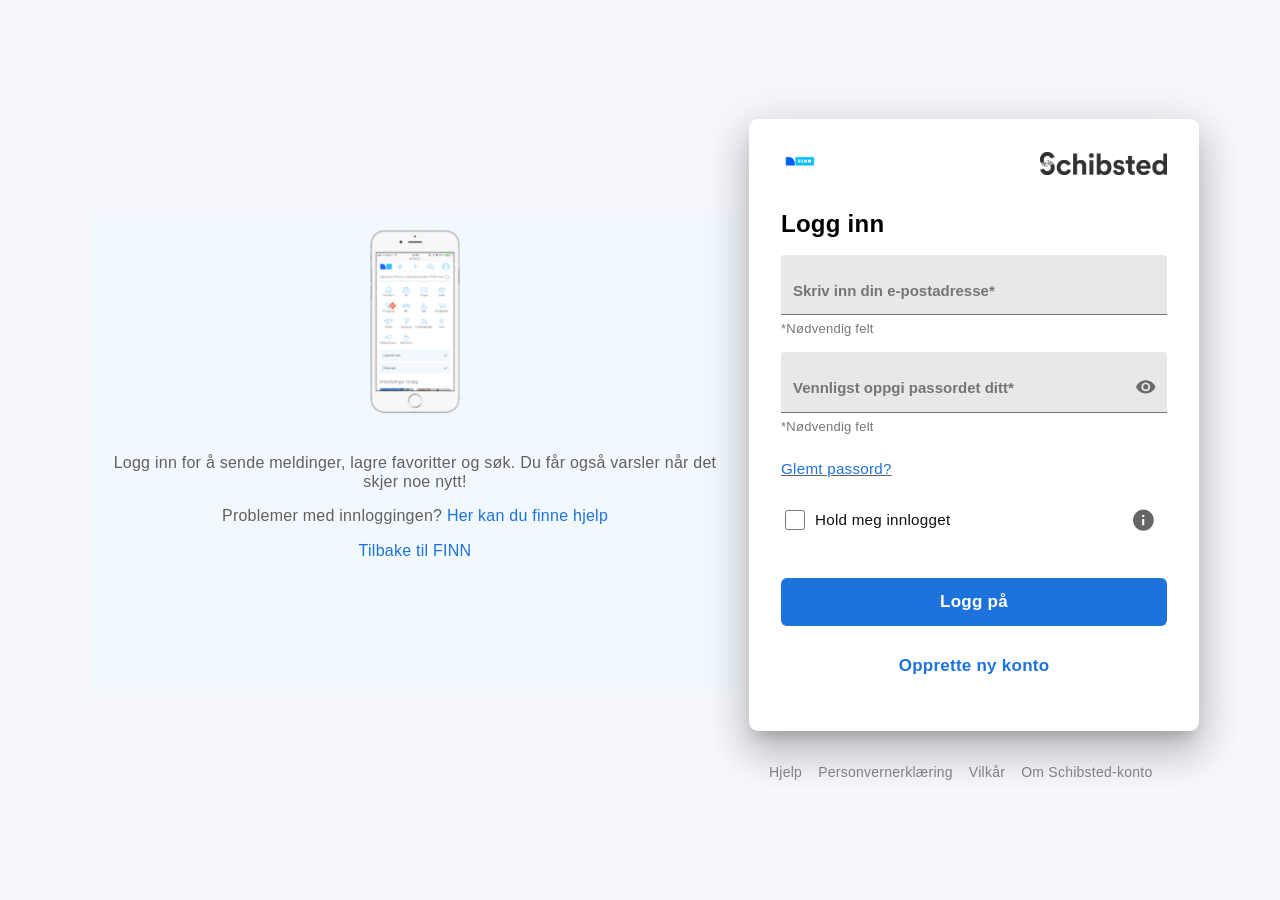
<file: page-screenshot2.html>
<!DOCTYPE html>
<html lang="en">
  <head>
    <meta charset="UTF-8" />
    <meta name="viewport" content="width=device-width, initial-scale=1.0" />
    <title>Screenshot 2 page</title>
    <link rel="stylesheet" href="assets/styles/style.css" />
    <link rel="stylesheet" href="assets/styles/common.css" />
  </head>
  <body class="body body--grey">
    <main class="main main--center">
      <!-- Container for the iphone and the text-->
      <div class="container">
        <!-- Container for the phone div -->
        <div class="phone">
          <img src="img/Phone.png" class="phone__image" alt="" />
          <p class="phone__text">
            Logg inn for å sende meldinger, lagre favoritter og søk. Du får også
            varsler når det skjer noe nytt!
          </p>
          <p class="phone__text">
            Problemer med innloggingen?
            <a
              class="phone__link"
              href="https://hjelpesenter.finn.no/hc/no/sections/39454-Innlogging-og-passord"
              >Her kan du finne hjelp</a
            >
          </p>
          <p class="phone__text">
            <a class="phone__link" href="https://www.finn.no/"
              >Tilbake til FINN</a
            >
          </p>
        </div>

        <!-- Container for the login div -->

        <div>
          <div class="login__card">
            <div class="login__header">
              <a href="https://www.finn.no/"
                ><img
                  src="img/finnlogo.png"
                  class="login__header-finnlogo"
                  alt="finn-logo"
              /></a>
              <img
                src="img/Schibsted.png"
                class="login__header-schibstedlogo"
                alt="schibsted-logo"
              />
            </div>

            <form class="login__form">
              <h1 class="login__title">Logg inn</h1>

              <input
                type="text"
                id="username"
                placeholder="Skriv inn din e-postadresse*"
                class="login__form-input"
                required
              />
              <p class="login__form-paragraph">*Nødvendig felt</p>

              <input
                type="password"
                id="password"
                placeholder="Vennligst oppgi passordet ditt*"
                class="login__form-input login__form-input--password"
                required
              />
              <span class="login__password-eye"></span>
              <p class="login__form-paragraph">*Nødvendig felt</p>

              <div class="login__forgotten">
                <a
                  href="https://payment.schibsted.no/authn/?client_sdrn=sdrn%3Aspid.no%3Aclient%3A5087dc1b421c7a0b79000000&nonce=3afa0685-bbb3-4c7e-bcd2-1db8f53f1c81&state=[base64]&client_id=5087dc1b421c7a0b79000000&one_step_login=true&teaser=login-v1&acr_values=password"
                >
                  Glemt passord?
                </a>
              </div>

              <div class="login__remember">
                <div class="login__remember-block">
                  <input type="checkbox" class="login__remember-checkbox" />
                  <p class="login__remember-text">Hold meg innlogget</p>
                </div>
                <img
                  class="login__remember-info"
                  src="img/info.png"
                  alt="info-icon"
                />
              </div>

              <button
                type="submit"
                class="login__button login__button--existing"
              >
                Logg på
              </button>

              <button type="submit" class="login__button login__button--new">
                Opprette ny konto
              </button>
            </form>
          </div>
          <p class="login__link">
            <a
              class="login__link-click"
              href="https://payment.schibsted.no/profile-pages/faq?client_id=5087dc1b421c7a0b79000000&from=login"
              >Hjelp</a
            >
            <a
              class="login__link-click"
              href="https://info.privacy.schibsted.com/no/schibsted-norge-personvernerklaering/"
              >Personvernerklæring</a
            >
            <a
              class="login__link-click"
              href="https://payment.schibsted.no/about/terms?locale=no_NO"
              >Vilkår</a
            >
            <a
              class="login__link-click"
              href="https://info.privacy.schibsted.com/no/hva-er-en-schibsted-konto/"
              >Om Schibsted-konto</a
            >
          </p>
        </div>
      </div>

      <!-- Ending the .container -->
    </main>
  </body>
</html>
</file>
<file: assets/styles/common.css>
.body--demo {
  font-family: Source Sans Pro, Helvetica Neue, Helvetica, Arial, sans-serif;
  display: flex;
  gap: 50px;
  flex-wrap: wrap;
  flex-direction: row;
}

.header__nav {
  height: 50px;
  display: flex;
  width: calc(65% + 20px);
  /*had to do calculation below to make sure items aligned correctly due to logo-image having some white space around it*/
  margin-left: calc(17.5% - 10px);
  justify-content: space-between;
}
.header__nav-logo {
  display: inline-flex;
  align-items: center;
  gap: 10px;
  font-size: 12px;
  line-height: 16px;
  font-weight: bold;
  height: 100%;
}
.header__nav-logo-link {
  box-sizing: border-box;
  color: #464646;
  height: 100%;
  border-bottom: solid transparent 2px;
}
.header__nav-logo-link:hover {
  border-bottom: solid #0063fb 2px;
}
.header__nav-logo-img {
  height: 100%;
}
.header__nav-list {
  display: flex;
  gap: 10px;
  margin: 0;
  padding: 0;
}
.header__nav-item {
  box-sizing: border-box;
  padding: 0 10px;
  display: inline-flex;
  position: relative;
  border-bottom: 2px solid transparent;
  cursor: pointer;
}
.header__nav-item:hover {
  border-bottom: 2px solid #0063fb;
}
.header__nav-item-link {
  display: flex;
  text-decoration: none;
  justify-content: center;
  align-items: center;
  color: #464646;
  font-size: 12px;
  font-weight: bold;
  gap: 5px;
}
.header__nav-item-icon-svg {
  height: 24px;
  width: 24px;
}
.header__nav-item-icon-svg--smaller {
  width: 16px;
  height: 16px;
  fill: none;
}
.header__nav-item-icon-path {
  height: 24px;
  width: 24px;
}
.header__nav-item-icon-path--stroke {
  stroke: currentColor;
  stroke: 1.5;
}
.header__nav-item-icon-path--message {
  fill-rule: evenodd;
  fill: currentColor;
}
.header__nav-item-icon-path--circle-user {
  fill: currentColor;
  fill-rule: evenodd;
}
.header__nav-item-notification {
  position: absolute;
  height: 9px;
  width: 9px;
  background-color: #d91f0a;
  left: 24px;
  top: 9px;
  border: solid #FFFFFF 2px;
  border-radius: 50%;
}
.header__nav-item-notification--message {
  left: 27.5px;
}

.login__card {
  width: 450px;
  height: 612px;
  background-color: #FFFFFF;
  text-align: center;
  justify-content: center;
  border-radius: 9px;
  box-shadow: 0 11px 15px -7px rgba(0, 0, 0, 0.2), 0 9px 46px 8px rgba(0, 0, 0, 0.12), 0 24px 38px 3px rgba(0, 0, 0, 0.14);
}
.login__form {
  position: relative;
  display: inline-flex;
  flex-direction: column;
  justify-content: space-between;
  width: 100%;
  max-width: 386px;
  padding: 0 2rem 2.5rem;
  height: auto;
}
.login__form-paragraph {
  color: rgba(0, 0, 0, 0.54);
  margin: 0px;
  font-size: 0.8142857143rem;
  margin-top: 3px;
  margin-bottom: 12px;
  text-align: left;
  font-weight: 400;
  line-height: 1.66;
}
.login__form-input {
  padding: 27px 12px 15px;
  border: 1px solid #6c757d;
  border-style: none none solid none;
  background-color: rgba(0, 0, 0, 0.09);
  box-sizing: border-box;
  text-align: left;
  height: auto;
  font-weight: 600;
  font-size: 0.938rem;
  position: relative;
  outline: none;
  border-radius: 3px 3px 0px 0px;
  height: 60.4px;
}
.login__form-input:hover {
  background-color: #CCCCCC;
}
.login__form-input:focus {
  background-color: #CCCCCC;
  border-bottom: solid #1d72db 2px;
}
.login__form-input--password:hover ~ .login__password-eye {
  background-color: #e4e4e4;
}
.login__form-input--password:focus ~ .login__password-eye {
  background-color: #e4e4e4;
}
.login__link {
  display: flex;
  font-size: 0.875rem;
  max-width: 450px;
  text-align: center;
  padding: 32px 20px 0px;
  margin: 0px;
  gap: 16px;
  text-decoration: none;
}
.login__link-click {
  color: grey;
}
.login__button {
  min-width: 150px;
  margin: 32px 0px 0px;
  padding: 16px;
  font-size: 1.063rem;
  line-height: 16px;
  font-weight: 600;
  letter-spacing: 0.25px;
  border-radius: 6px;
  box-shadow: none;
  text-transform: none;
  border: none;
  align-items: center;
  cursor: pointer;
  transition: 0.15s ease-in-out;
  position: relative;
  /*this ::after was not easy to figure out set up. Tried doing it by changing the 
  background-color of the button first, but it didnt look correct*/
}
.login__button::after {
  content: "";
  border-radius: 6px;
  display: block;
  position: absolute;
  width: 0%;
  height: 100%;
  top: 0;
  right: 50%;
  transform: translateX(50%);
  opacity: 0.4;
  transition: 0.4s;
}
.login__button:hover:active::after {
  width: 100%;
}
.login__button--existing {
  color: white;
  background-color: #1d72db;
}
.login__button--existing:hover {
  background-color: #004ABC;
  box-shadow: 0px 1px 6px rgba(0, 0, 0, 0.24);
}
.login__button--existing::after {
  background-color: #ADADAD;
}
.login__button--new {
  color: #1d72db;
  background-color: #FFFFFF;
  margin: 16px 0px 0px;
}
.login__button--new:hover {
  box-shadow: 0px 1px 6px rgba(0, 0, 0, 0.24);
  background-color: #F6F8FB;
}
.login__button--new::after {
  background-color: #1d72db;
}
.login__header {
  display: flex;
  justify-content: space-between;
  align-items: center;
  height: 89px;
  padding: 0px 32px;
}
.login__header-finnlogo {
  width: 36px;
  height: 18px;
}
.login__header-schibstedlogo {
  height: 23px;
}
.login__title {
  margin-bottom: 2rem;
  text-align: left;
  font-size: 1.5rem;
  margin: 0px 0px 16px;
  font-weight: 700;
  color: black;
}
.login__password-eye {
  position: absolute;
  background-image: url(../../img/eye-icon.png);
  height: 20px;
  width: 27px;
  right: 40px;
  top: 169px;
  background-repeat: no-repeat;
  background-size: cover;
  background-color: transparent;
  background-blend-mode: multiply;
}
.login__forgotten {
  text-align: left;
  text-decoration: underline;
  line-height: 1.1;
  cursor: pointer;
  font-size: 0.95rem;
  margin: 12px 0px 0px;
}
.login__remember {
  display: flex;
  justify-content: space-between;
  align-items: center;
  margin-top: 1rem;
  text-align: left;
  margin: 16px 0px 0px;
}
.login__remember-text {
  font-size: 0.95rem;
  font-weight: 400;
  line-height: 1.43;
  font-size: 0.95rem;
  color: #111;
}
.login__remember-block {
  display: inline-flex;
  align-items: center;
}
.login__remember-checkbox {
  height: 20px;
  width: 20px;
  margin-right: 10px;
  border: 1px solid grey;
  cursor: pointer;
}
.login__remember-info {
  max-width: 24px;
  max-height: 24px;
  padding: 12px;
  cursor: pointer;
}

.search__button-text {
  width: 1px;
  height: 1px;
  overflow: hidden;
}
.search__label {
  position: absolute;
  height: 1px;
  width: 1px;
  overflow: hidden;
}
.search__input-container {
  max-width: 1100px;
  position: relative;
  border: solid #adadad 1px;
  height: 30px;
  padding: 5px;
  flex: 1 0 85%;
  justify-content: space-between;
  display: flex;
  border-radius: 3px;
}
.search__input {
  border: none;
  width: 90%;
  font-size: 18px;
  background-color: transparent;
}
.search__input::placeholder {
  font-size: 16px;
  color: #c3ccd9;
}
.search__input:focus {
  outline: none;
}
.search__button {
  cursor: pointer;
  border: none;
  display: flex;
  justify-content: center;
  align-items: center;
  background-color: transparent;
}
.search__button-icon {
  height: 24px;
  width: 24px;
}
.search__button-icon-svg {
  fill-rule: evenodd;
  clip-rule: evenodd;
  fill: #171717;
}

.card {
  border-radius: 11px;
  flex: 1 0 33%;
  position: relative;
}
.card:hover {
  background-color: #f1f9ff;
}
.card__a-href {
  display: block;
  padding: 10px;
  color: #464646;
  text-decoration: none;
}
.card__wrapper {
  justify-content: space-evenly;
  margin: 20px 0;
  width: 100%;
  display: flex;
}
.card__wrapper--demo {
  width: 65%;
  max-width: 1100px;
}
.card__img-text {
  /*border: solid #C3CCD9 1px;*/
  padding: 0;
  margin: 0;
  position: relative;
}
.card__favorite-button {
  position: absolute;
  right: 17px;
  top: 16px;
  border-radius: 50%;
  cursor: pointer;
  display: flex;
  height: 40px;
  width: 40px;
  align-items: center;
  justify-content: center;
  background-color: transparent;
  border: none;
  z-index: 2;
}
.card__favorite-button::after {
  position: absolute;
  left: 0;
  top: 0;
  border-radius: 50%;
  content: "";
  display: none;
  height: 100%;
  width: 100%;
}
.card__favorite-button:hover::after {
  background-color: #06befb;
  /*Opacity to make sure it matches*/
  opacity: 0.15;
  display: block;
}
.card__favorite-button:hover > .card__heart-svg {
  fill-opacity: 0.8;
}
.card__heart-svg {
  height: 24px;
  width: 24px;
  fill: #171717;
  fill-opacity: 0.6;
}
.card__heart-path {
  clip-rule: evenodd;
  stroke: #fff;
  stroke-width: 1.5;
}
.card__price-container {
  position: absolute;
  box-sizing: border-box;
  height: 40px;
  bottom: 1px;
  left: 1.5px;
  width: calc(100% - 3px);
  background: rgb(0, 0, 0);
  background: linear-gradient(0deg, rgba(0, 0, 0, 0.924894958) 0%, rgba(0, 0, 0, 0.92) 12%, rgba(0, 0, 0, 0) 100%);
  border-radius: 0px 0px 8px 8px;
  font-weight: bold;
}
.card__price {
  position: absolute;
  bottom: 10px;
  left: 7px;
  color: #fff;
  font-size: 14px;
  line-height: 18px;
}
.card__img {
  width: 100%;
  border-radius: 10px;
  box-sizing: border-box;
  border: solid #c3ccd9 2px;
  box-shadow: 0px 0px 30px black inset;
  display: block;
}
.card__location-text {
  color: #767676;
  font-size: 12px;
  line-height: 16px;
}
.card__title {
  display: inline-block;
  margin: 10px 0px 20px 0px;
  font-weight: bold;
  font-size: 14px;
  line-height: 18px;
}/*# sourceMappingURL=common.css.map */
</file>
<file: assets/styles/style.css>
/*unable to use the font family from the webpage*/
html {
  height: 100%;
}

.body {
  font-family: Source Sans Pro, Helvetica Neue, Helvetica, Arial, sans-serif;
  height: 100%;
  font-size: 0.938rem;
  line-height: 1.3;
  letter-spacing: 0.25px;
  color: rgb(96, 96, 96);
  margin: 0;
}
.body--grey {
  background-color: #F6F8FB;
}
.body--white {
  background-color: #FFFFFF;
}

.main {
  display: flex;
  position: relative;
  min-height: 100%;
}
.main--center {
  align-items: center;
  justify-content: center;
}
.main--start {
  justify-content: flex-start;
  align-items: flex-start;
  flex-direction: column;
  box-sizing: border-box;
  padding-top: 1.5rem;
  margin: 0 auto;
  width: 65%;
}

.container {
  display: flex;
  position: relative;
  align-items: center;
  justify-content: center;
  padding: 2.5rem;
}

a {
  color: #1d72db;
  text-decoration: none;
}

.phone {
  width: 100%;
  text-align: center;
  justify-content: center;
  width: 648px;
  height: 480px;
  margin: 10px;
  background-color: #f1f9ff;
  font-family: Arial, Helvetica, sans-serif;
  line-height: 1.15;
  font-size: 16px;
}
.phone__image {
  max-height: 200px;
  max-width: 98px;
  margin: 16px 0px;
}
.phone__text {
  padding: 0px 10px;
}
.phone__link:hover {
  text-decoration: underline;
}

.header {
  display: flex;
  border: none;
  border-bottom: solid rgb(175, 175, 175) 1px;
}

.search__wrapper {
  display: flex;
  width: 100%;
  gap: 20px;
}
.search__label {
  position: absolute;
  height: 1px;
  width: 1px;
  overflow: hidden;
}
.search__button-text {
  width: 1px;
  height: 1px;
  overflow: hidden;
}
.search__map-button {
  cursor: pointer;
  border: none;
  display: flex;
  align-items: center;
  justify-content: space-between;
  padding: 0;
  gap: 10px;
  background-color: transparent;
}
.search__map-button-text {
  font-weight: 600;
  color: #464646;
  font-size: 17px;
}
.search__map-button-text:hover {
  text-decoration: underline;
}
.search__map-button-svg {
  fill: #adadad;
  height: 24px;
  width: 24px;
}
.search__map-button-path {
  fill-rule: evenodd;
}

.categories__nav {
  width: 100%;
}
.categories__list {
  display: flex;
  flex-wrap: wrap;
  padding: 0;
}
.categories__item {
  display: inline-block;
  flex: 1 1 16.6666666667%;
  height: 100px;
  text-align: center;
  box-sizing: border-box;
}
.categories__item:hover {
  opacity: 0.5;
}
.categories__item:hover .categories__link-icon-path {
  stroke: #272e3f;
}
.categories__item:hover .categories__link-icon-path--with-fill {
  fill: #272e3f;
}
.categories__item-icon--wrist {
  fill: #101F41;
}
.categories__item-icon--right-hand {
  fill: #3960BF;
}
.categories__item-icon--left-hand {
  fill: #101F41;
}
.categories__link {
  display: flex;
  height: 100%;
  box-sizing: border-box;
  padding: 16px 4px 0px;
  justify-content: flex-start;
  align-items: center;
  flex-direction: column;
  color: #464646;
  font-size: 14px;
  text-decoration: none;
  line-height: 18px;
  cursor: pointer;
  text-align: center;
  position: relative;
}
.categories__link-svg {
  padding: 0;
  width: 42px;
  height: 28px;
  fill: none;
}
.categories__link-svg-nettbil {
  width: 48px;
  height: 28px;
}
.categories__link-path {
  stroke-linecap: round;
  stroke-linejoin: round;
  stroke: #06befb;
  stroke-width: 2;
  width: 42px;
  height: 28px;
}
.categories__link-path--with-fill {
  stroke-width: 0;
  fill: #06befb;
}
.categories__link-path-nettbil {
  fill: #ff8752;
}
.categories__link-text {
  font-size: 12px;
  color: #464646;
  margin: 8px 0px 0px;
}
.categories__link-text-span {
  padding: 0;
  display: inline-flex;
  justify-content: center;
  line-height: 12px;
  font-size: 15px;
  font-weight: bold;
  color: #570e2d;
}
.categories__link-text-span--less-margin {
  margin-left: -1px;
}
.categories__link-text--word-break {
  width: 80%;
}
.categories__link-icon-text {
  flex-direction: column;
  display: inline-flex;
}
.categories__link-external-svg {
  top: 0;
  right: 0;
  height: 16px;
  width: 16px;
  position: absolute;
}
.categories__link-external-path {
  fill: #cccccc;
}

.headline__wrapper {
  margin-top: 20px;
  display: flex;
  align-items: end;
  gap: 10px;
}
.headline__link {
  font-size: 12px;
  line-height: 16px;
  text-decoration: none;
  margin-bottom: 5px;
}
.headline__h1 {
  margin: 0;
  font-size: 22px;
}/*# sourceMappingURL=style.css.map */
</file>
